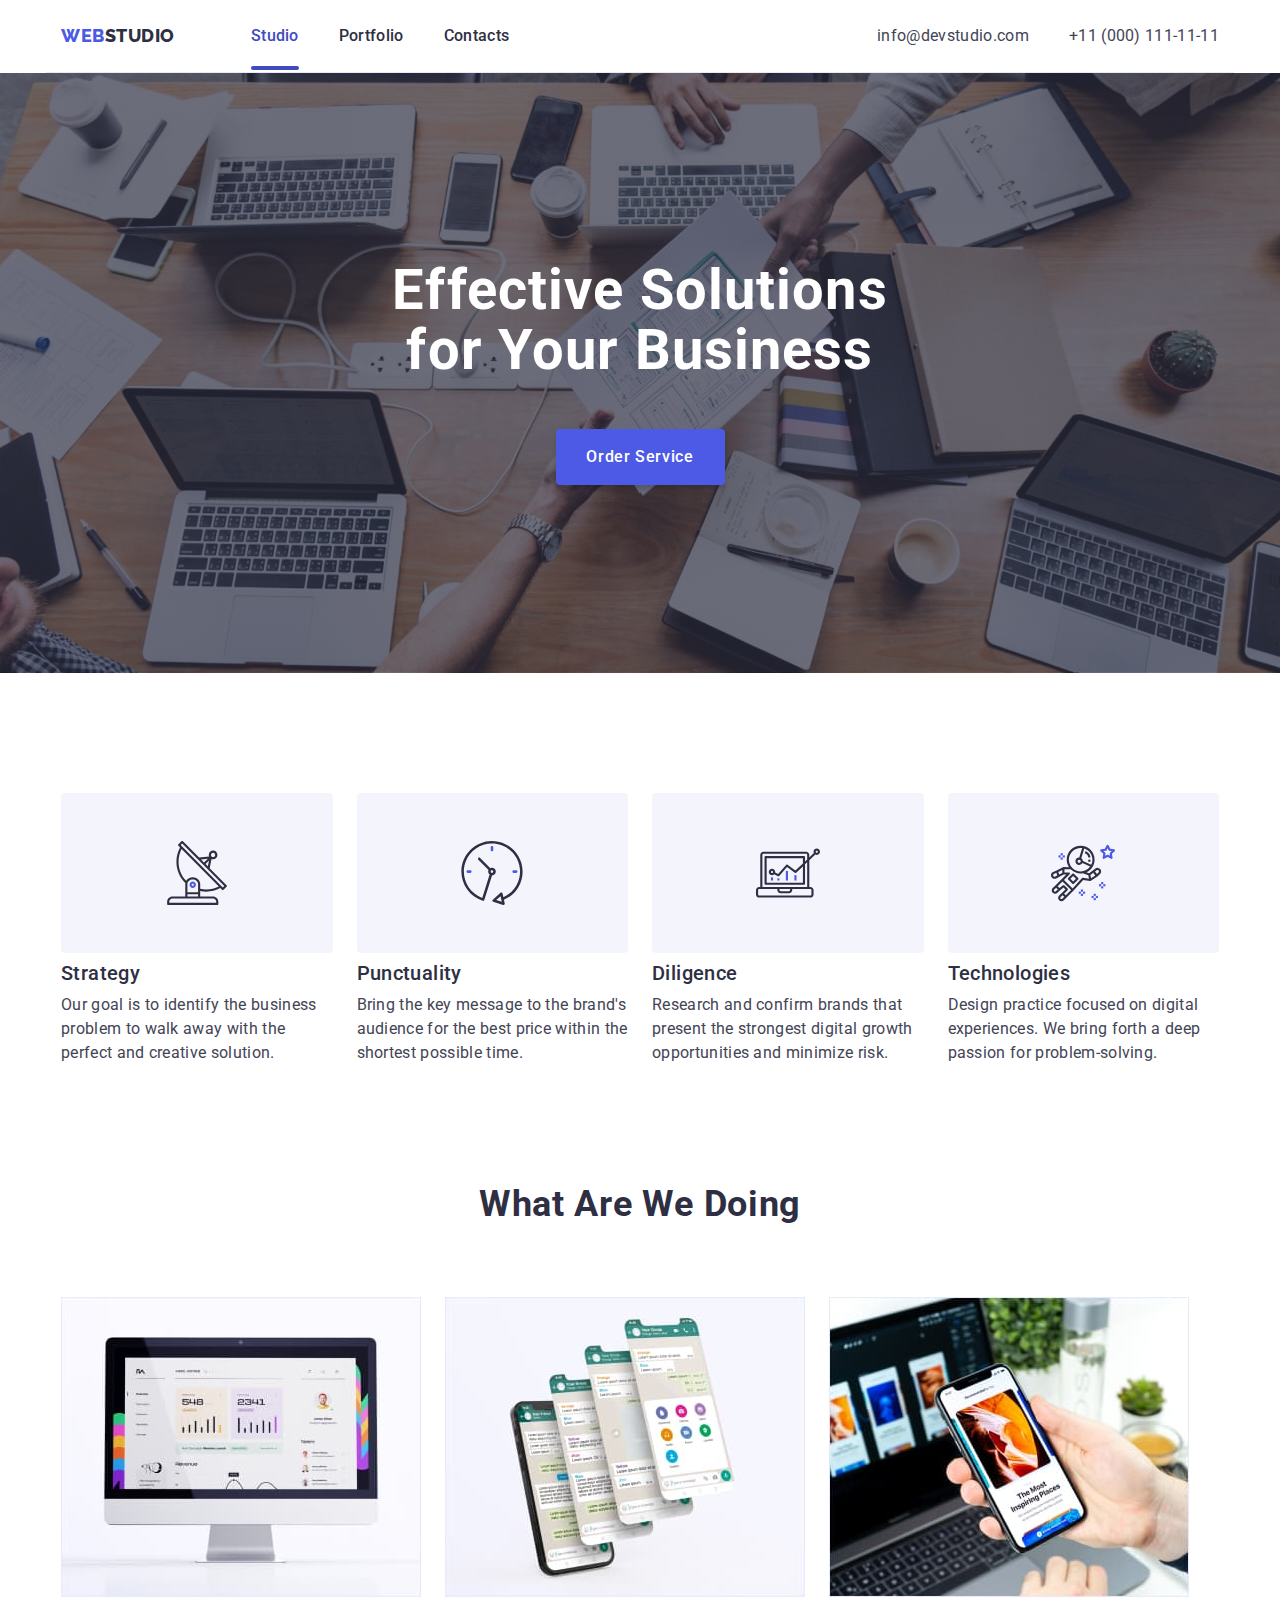
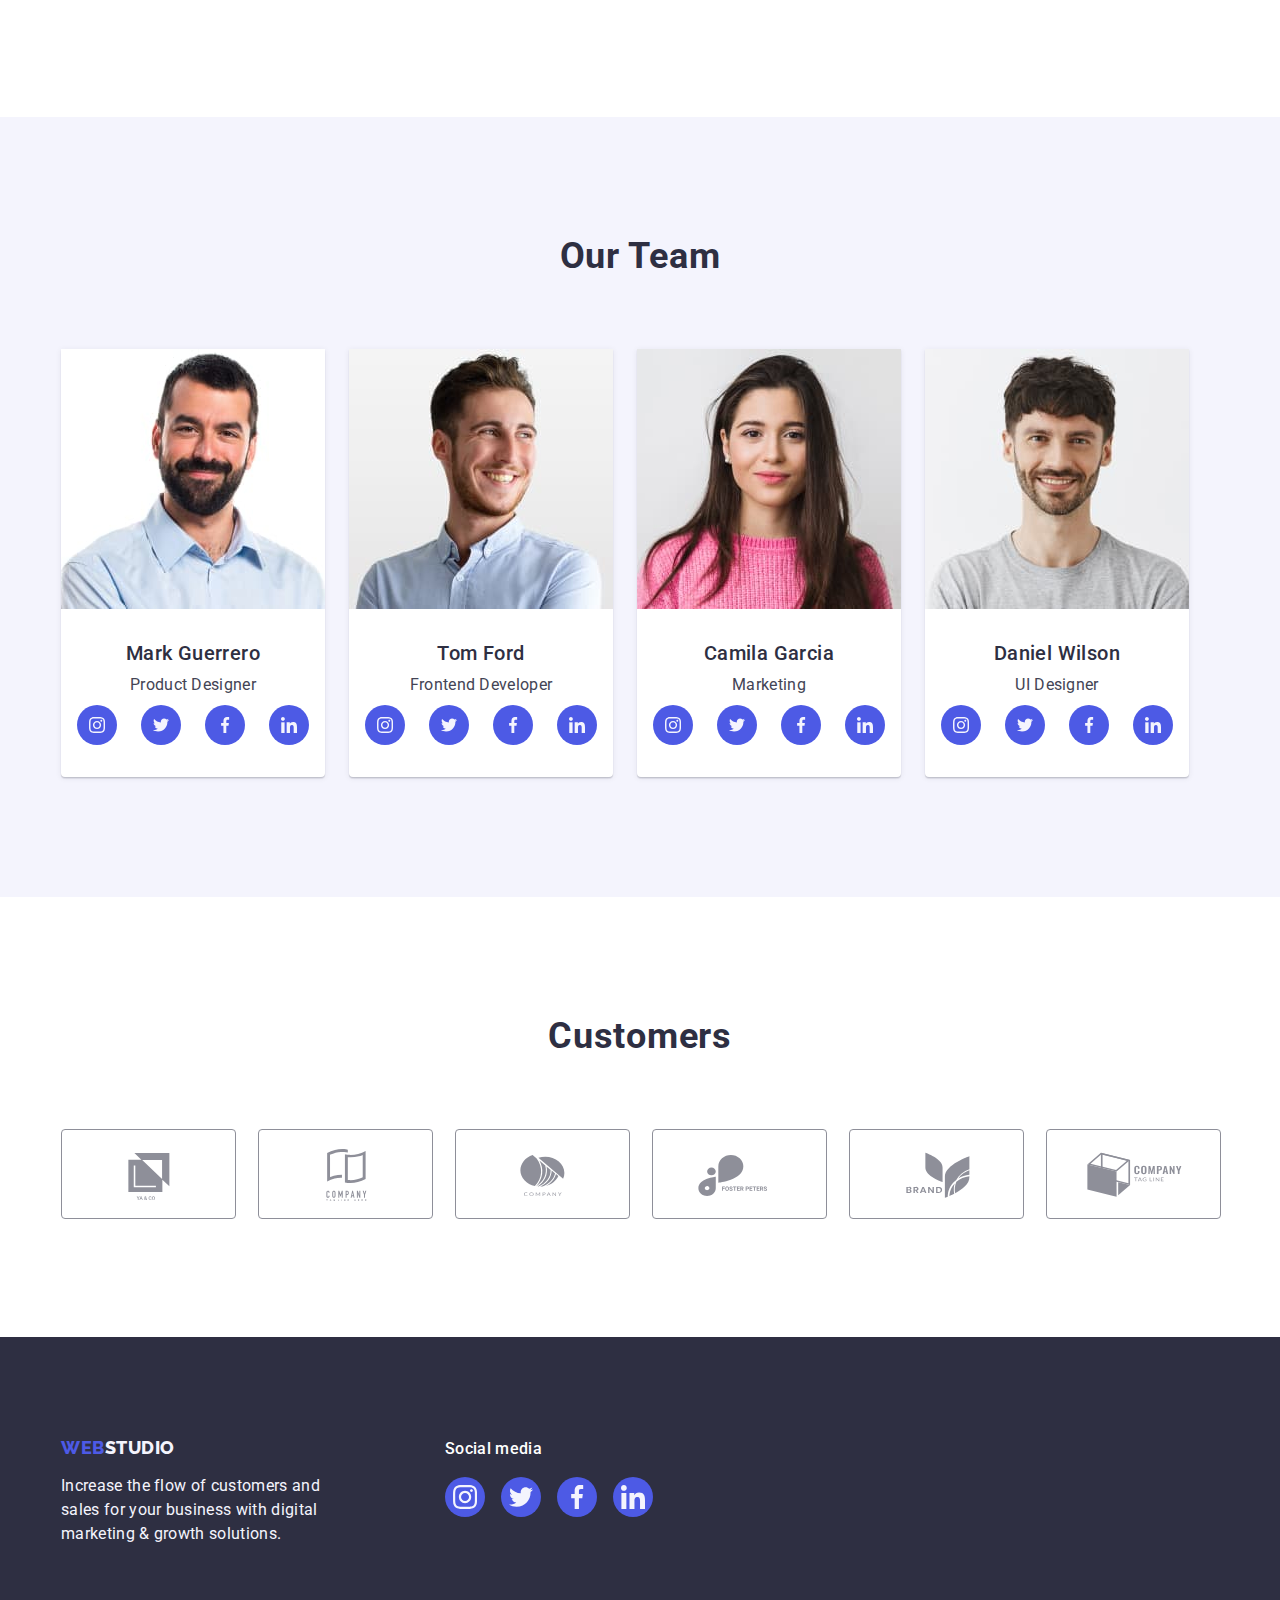
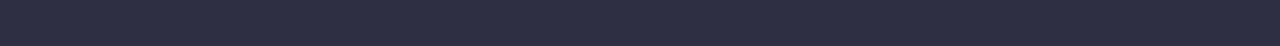
<file: index.html>
<!DOCTYPE html>
<html lang="en">
  <head>
    <meta charset="UTF-8" />
    <meta name="viewport" content="width=device-width, initial-scale=1.0" />
    <link
      rel="stylesheet"
      href="https://cdnjs.cloudflare.com/ajax/libs/modern-normalize/2.0.0/modern-normalize.min.css"
      integrity="sha512-4xo8blKMVCiXpTaLzQSLSw3KFOVPWhm/TRtuPVc4WG6kUgjH6J03IBuG7JZPkcWMxJ5huwaBpOpnwYElP/m6wg=="
      crossorigin="anonymous"
      referrerpolicy="no-referrer"
    />
    <link rel="stylesheet" href="./css/styles.css" />
    <link rel="preconnect" href="https://fonts.googleapis.com" />
    <link rel="preconnect" href="https://fonts.gstatic.com" crossorigin />
    <link
      href="https://fonts.googleapis.com/css2?family=Raleway:wght@800&family=Roboto:wght@400;500;700&display=swap"
      rel="stylesheet"
    />

    <title>WebStudio</title>
  </head>

  <body>
    <header class="header">
      <div class="container">
        <nav class="page-nav">
          <!--Logo-->
          <a class="header-logotype link" href="./index.html"
            >Web<span class="logo-span">Studio</span></a
          >
          <ul class="header-list list">
            <!--Links-->
            <li class="header-list-item">
              <a class="header-list-a link current" href="./index.html"
                >Studio</a
              >
            </li>
            <li class="header-list-item">
              <a class="header-list-a link" href="./portfolio.html"
                >Portfolio</a
              >
            </li>
            <li class="header-list-item">
              <a class="header-list-a link" href="">Contacts</a>
            </li>
          </ul>
        </nav>
        <!--Contacts-->
        <address class="header-address">
          <ul class="list address-list">
            <li class="address-list-item">
              <a
                href="mailto:info@devstudio.com"
                target="_blank"
                class="address-link link"
                >info@devstudio.com</a
              >
            </li>
            <li class="address-list-item">
              <a
                href="tel:+110001111111"
                target="_blank"
                class="address-link link"
                >+11 (000) 111-11-11</a
              >
            </li>
          </ul>
        </address>
      </div>
    </header>
    <main>
      <!-- Section 1 -->
      <section class="first-part section">
        <div class="container">
          <h1 class="header-top">Effective Solutions for Your Business</h1>
          <button type="button" data-modal-open class="orders open-modal">
            Order Service
          </button>
        </div>
      </section>

      <!-- Section 2 -->
      <section class="second-part section">
        <div class="container">
          <h2 class="visually-hidden">secondTeil</h2>
          <ul class="second-part-list list">
            <li class="second-part-list-item">
              <div class="container-second-part-icon">
                <svg class="second-part-icon" width="64" height="64">
                  <use href="./images/icons.svg#icon-strategy"></use>
                </svg>
              </div>
              <h3 class="second-part-subtitle">Strategy</h3>
              <p class="second-part-text">
                Our goal is to identify the business problem to walk away with
                the perfect and creative solution.
              </p>
            </li>
            <li class="second-part-list-item">
              <div class="container-second-part-icon">
                <svg class="second-part-icon" width="64" height="64">
                  <use href="./images/icons.svg#icon-punctuality"></use>
                </svg>
              </div>
              <h3 class="second-part-subtitle">Punctuality</h3>
              <p class="second-part-text">
                Bring the key message to the brand's audience for the best price
                within the shortest possible time.
              </p>
            </li>
            <li class="second-part-list-item">
              <div class="container-second-part-icon">
                <svg class="second-part-icon" width="64" height="64">
                  <use href="./images/icons.svg#icon-diligence"></use>
                </svg>
              </div>
              <h3 class="second-part-subtitle">Diligence</h3>
              <p class="second-part-text">
                Research and confirm brands that present the strongest digital
                growth opportunities and minimize risk.
              </p>
            </li>
            <li class="second-part-list-item">
              <div class="container-second-part-icon">
                <svg class="second-part-icon" width="64" height="64">
                  <use href="./images/icons.svg#icon-technologies"></use>
                </svg>
              </div>
              <h3 class="second-part-subtitle">Technologies</h3>
              <p class="second-part-text">
                Design practice focused on digital experiences. We bring forth a
                deep passion for problem-solving.
              </p>
            </li>
          </ul>
        </div>
      </section>

      <!--whatAreWeDoing-->

      <section class="third-part section">
        <div class="container">
          <h2 class="third-part-title">What are we doing</h2>
          <ul class="third-part-list list">
            <li class="third-part-list-item">
              <img src="./images/1.jpg" alt="Monitor" width="360" />
            </li>
            <li class="third-part-list-item">
              <img src="./images/2.jpg" alt="3D phone" width="360" />
            </li>
            <li class="third-part-list-item">
              <img src="./images/3.jpg" alt="Phone with notebook" width="360" />
            </li>
          </ul>
        </div>
      </section>

      <!--Our Team -->

      <section class="our-team section">
        <div class="container">
          <h2 class="our-team-title">Our Team</h2>
          <ul class="our-team-list list">
            <li class="our-team-list-item">
              <img src="./images/rab1.jpg" alt="Mark" width="264" />
              <div class="team-container">
                <h3 class="our-team-subtitle">Mark Guerrero</h3>
                <p class="our-team-text">Product Designer</p>
                <ul class="social-list-icon-team list">
                  <li class="social-item-icon">
                    <a
                      class="social-links link"
                      href="https://www.instagram.com/"
                      target="_blank"
                    >
                      <svg class="card-icons" width="16" height="16">
                        <use href="./images/icons.svg#icon-inst"></use>
                      </svg>
                    </a>
                  </li>
                  <li class="social-item-icon">
                    <a
                      class="social-links link"
                      href="https://twitter.com/"
                      target="_blank"
                    >
                      <svg class="card-icons" width="16" height="16">
                        <use href="./images/icons.svg#icon-twit"></use>
                      </svg>
                    </a>
                  </li>
                  <li class="social-item-icon">
                    <a
                      class="social-links link"
                      href="https://www.facebook.com/"
                      target="_blank"
                    >
                      <svg class="card-icons" width="16" height="16">
                        <use href="./images/icons.svg#icon-fb"></use>
                      </svg>
                    </a>
                  </li>
                  <li class="social-item-icon">
                    <a
                      class="social-links link"
                      href="https://www.linkedin.com/"
                      target="_blank"
                    >
                      <svg class="card-icons" width="16" height="16">
                        <use href="./images/icons.svg#icon-link"></use>
                      </svg>
                    </a>
                  </li>
                </ul>
              </div>
            </li>

            <li class="our-team-list-item">
              <img src="./images/rab2.jpg" alt="Tom" width="264" />
              <div class="team-container">
                <h3 class="our-team-subtitle">Tom Ford</h3>
                <p class="our-team-text">Frontend Developer</p>
                <ul class="social-list-icon-team list">
                  <li class="social-item-icon">
                    <a
                      class="social-links link"
                      href="https://www.instagram.com/"
                      target="_blank"
                    >
                      <svg class="card-icons" width="16" height="16">
                        <use href="./images/icons.svg#icon-inst"></use>
                      </svg>
                    </a>
                  </li>
                  <li class="social-item-icon">
                    <a
                      class="social-links link"
                      href="https://twitter.com/"
                      target="_blank"
                    >
                      <svg class="card-icons" width="16" height="16">
                        <use href="./images/icons.svg#icon-twit"></use>
                      </svg>
                    </a>
                  </li>
                  <li class="social-item-icon">
                    <a
                      class="social-links link"
                      href="https://www.facebook.com/"
                      target="_blank"
                    >
                      <svg class="card-icons" width="16" height="16">
                        <use href="./images/icons.svg#icon-fb"></use>
                      </svg>
                    </a>
                  </li>
                  <li class="social-item-icon">
                    <a
                      class="social-links link"
                      href="https://www.linkedin.com/"
                      target="_blank"
                    >
                      <svg class="card-icons" width="16" height="16">
                        <use href="./images/icons.svg#icon-link"></use>
                      </svg>
                    </a>
                  </li>
                </ul>
              </div>
            </li>
            <li class="our-team-list-item">
              <img src="./images/rab3.jpg" alt="Camila" width="264" />
              <div class="team-container">
                <h3 class="our-team-subtitle">Camila Garcia</h3>
                <p class="our-team-text">Marketing</p>
                <ul class="social-list-icon-team list">
                  <li class="social-item-icon">
                    <a
                      class="social-links link"
                      href="https://www.instagram.com/"
                      target="_blank"
                    >
                      <svg class="card-icons" width="16" height="16">
                        <use href="./images/icons.svg#icon-inst"></use>
                      </svg>
                    </a>
                  </li>
                  <li class="social-item-icon">
                    <a
                      class="social-links link"
                      href="https://twitter.com/"
                      target="_blank"
                    >
                      <svg class="card-icons" width="16" height="16">
                        <use href="./images/icons.svg#icon-twit"></use>
                      </svg>
                    </a>
                  </li>
                  <li class="social-item-icon">
                    <a
                      class="social-links link"
                      href="https://www.facebook.com/"
                      target="_blank"
                    >
                      <svg class="card-icons" width="16" height="16">
                        <use href="./images/icons.svg#icon-fb"></use>
                      </svg>
                    </a>
                  </li>
                  <li class="social-item-icon">
                    <a
                      class="social-links link"
                      href="https://www.linkedin.com/"
                      target="_blank"
                    >
                      <svg class="card-icons" width="16" height="16">
                        <use href="./images/icons.svg#icon-link"></use>
                      </svg>
                    </a>
                  </li>
                </ul>
              </div>
            </li>
            <li class="our-team-list-item">
              <img src="./images/rab4.jpg" alt="Daniel" width="264" />
              <div class="team-container">
                <h3 class="our-team-subtitle">Daniel Wilson</h3>
                <p class="our-team-text">UI Designer</p>
                <ul class="social-list-icon-team list">
                  <li class="social-item-icon">
                    <a
                      class="social-links link"
                      href="https://www.instagram.com/"
                      target="_blank"
                    >
                      <svg class="card-icons" width="16" height="16">
                        <use href="./images/icons.svg#icon-inst"></use>
                      </svg>
                    </a>
                  </li>
                  <li class="social-item-icon">
                    <a
                      class="social-links link"
                      href="https://twitter.com/"
                      target="_blank"
                    >
                      <svg class="card-icons" width="16" height="16">
                        <use href="./images/icons.svg#icon-twit"></use>
                      </svg>
                    </a>
                  </li>
                  <li class="social-item-icon">
                    <a
                      class="social-links link"
                      href="https://www.facebook.com/"
                      target="_blank"
                    >
                      <svg class="card-icons" width="16" height="16">
                        <use href="./images/icons.svg#icon-fb"></use>
                      </svg>
                    </a>
                  </li>
                  <li class="social-item-icon">
                    <a
                      class="social-links link"
                      href="https://www.linkedin.com/"
                      target="_blank"
                    >
                      <svg class="card-icons" width="16" height="16">
                        <use href="./images/icons.svg#icon-link"></use>
                      </svg>
                    </a>
                  </li>
                </ul>
              </div>
            </li>
          </ul>
        </div>
      </section>
      <section class="customers">
        <div class="container">
          <h2 class="customers-title">Customers</h2>
          <ul class="customers-list list">
            <li class="customers-list-item">
              <a class="customers-link link" href="./index.html">
                <svg class="customers-icons" width="104" height="56">
                  <use href="./images/icons.svg#icon-cust1"></use>
                </svg>
              </a>
            </li>
            <li class="customers-list-item">
              <a class="customers-link link" href="./index.html">
                <svg class="customers-icons" width="104" height="56">
                  <use href="./images/icons.svg#icon-cust2"></use>
                </svg>
              </a>
            </li>
            <li class="customers-list-item">
              <a class="customers-link link" href="./index.html">
                <svg class="customers-icons" width="104" height="56">
                  <use href="./images/icons.svg#icon-cust3"></use>
                </svg>
              </a>
            </li>
            <li class="customers-list-item">
              <a class="customers-link link" href="./index.html">
                <svg class="customers-icons" width="104" height="56">
                  <use href="./images/icons.svg#icon-cust4" ></use>
                </svg>
              </a>
            </li>
            <li class="customers-list-item">
              <a class="customers-link link" href="./index.html">
                <svg class="customers-icons" width="104" height="56">
                  <use href="./images/icons.svg#icon-cust5"></use>
                </svg>
              </a>
            </li>
            <li class="customers-list-item">
              <a class="customers-link link" href="./index.html">
                <svg class="customers-icons" width="104" height="56">
                  <use href="./images/icons.svg#icon-cust6"></use>
                </svg>
              </a>
            </li>
          </ul>
        </div>
      </section>
    </main>

    <!--footer-->

    <footer class="ftr-page">
      <div class="container container-ftr-page">
        <div class="footer-top">
          <a href="./index.html" class="logotype link"
            >Web<span class="logo-span">Studio</span></a
          >
          <p class="footer-heading">
            Increase the flow of customers and sales for your business with
            digital marketing & growth solutions.
          </p>
        </div>
        <div class="footer-icon-container">
          <p class="footer-icon-text">Social media</p>
          <ul class="social-list-icon-ftr list">
            <li class="list">
              <a
                class="social-links link"
                href="https://www.instagram.com/"
                target="_blank"
              >
                <svg class="card-icons" width="24" height="24">
                  <use href="./images/icons.svg#icon-inst"></use>
                </svg>
              </a>
            </li>
            <li class="list">
              <a
                class="social-links link"
                href="https://twitter.com/"
                target="_blank"
              >
                <svg class="card-icons" width="24" height="24">
                  <use href="./images/icons.svg#icon-twit"></use>
                </svg>
              </a>
            </li>
            <li class="list">
              <a
                class="social-links link"
                href="https://www.facebook.com/"
                target="_blank"
              >
                <svg class="card-icons" width="24" height="24">
                  <use href="./images/icons.svg#icon-fb"></use>
                </svg>
              </a>
            </li>
            <li class="list">
              <a
                class="social-links link"
                href="https://www.linkedin.com/"
                target="_blank"
              >
                <svg class="card-icons" width="24" height="24">
                  <use href="./images/icons.svg#icon-link"></use>
                </svg>
              </a>
            </li>
          </ul>
        </div>
      </div>
    </footer>
    <div class="backdrop is-hidden" data-modal>
      <div class="modal">
        <button class="close-button" type="button" data-modal-close>
          <svg class="modal-close-button" width="8" height="8">
            <use href="./images/icons.svg#icon-close"></use>
          </svg>
        </button>
      </div>
    </div>
    <script src="./js/modal.js"></script>
  </body>
</html>
</file>
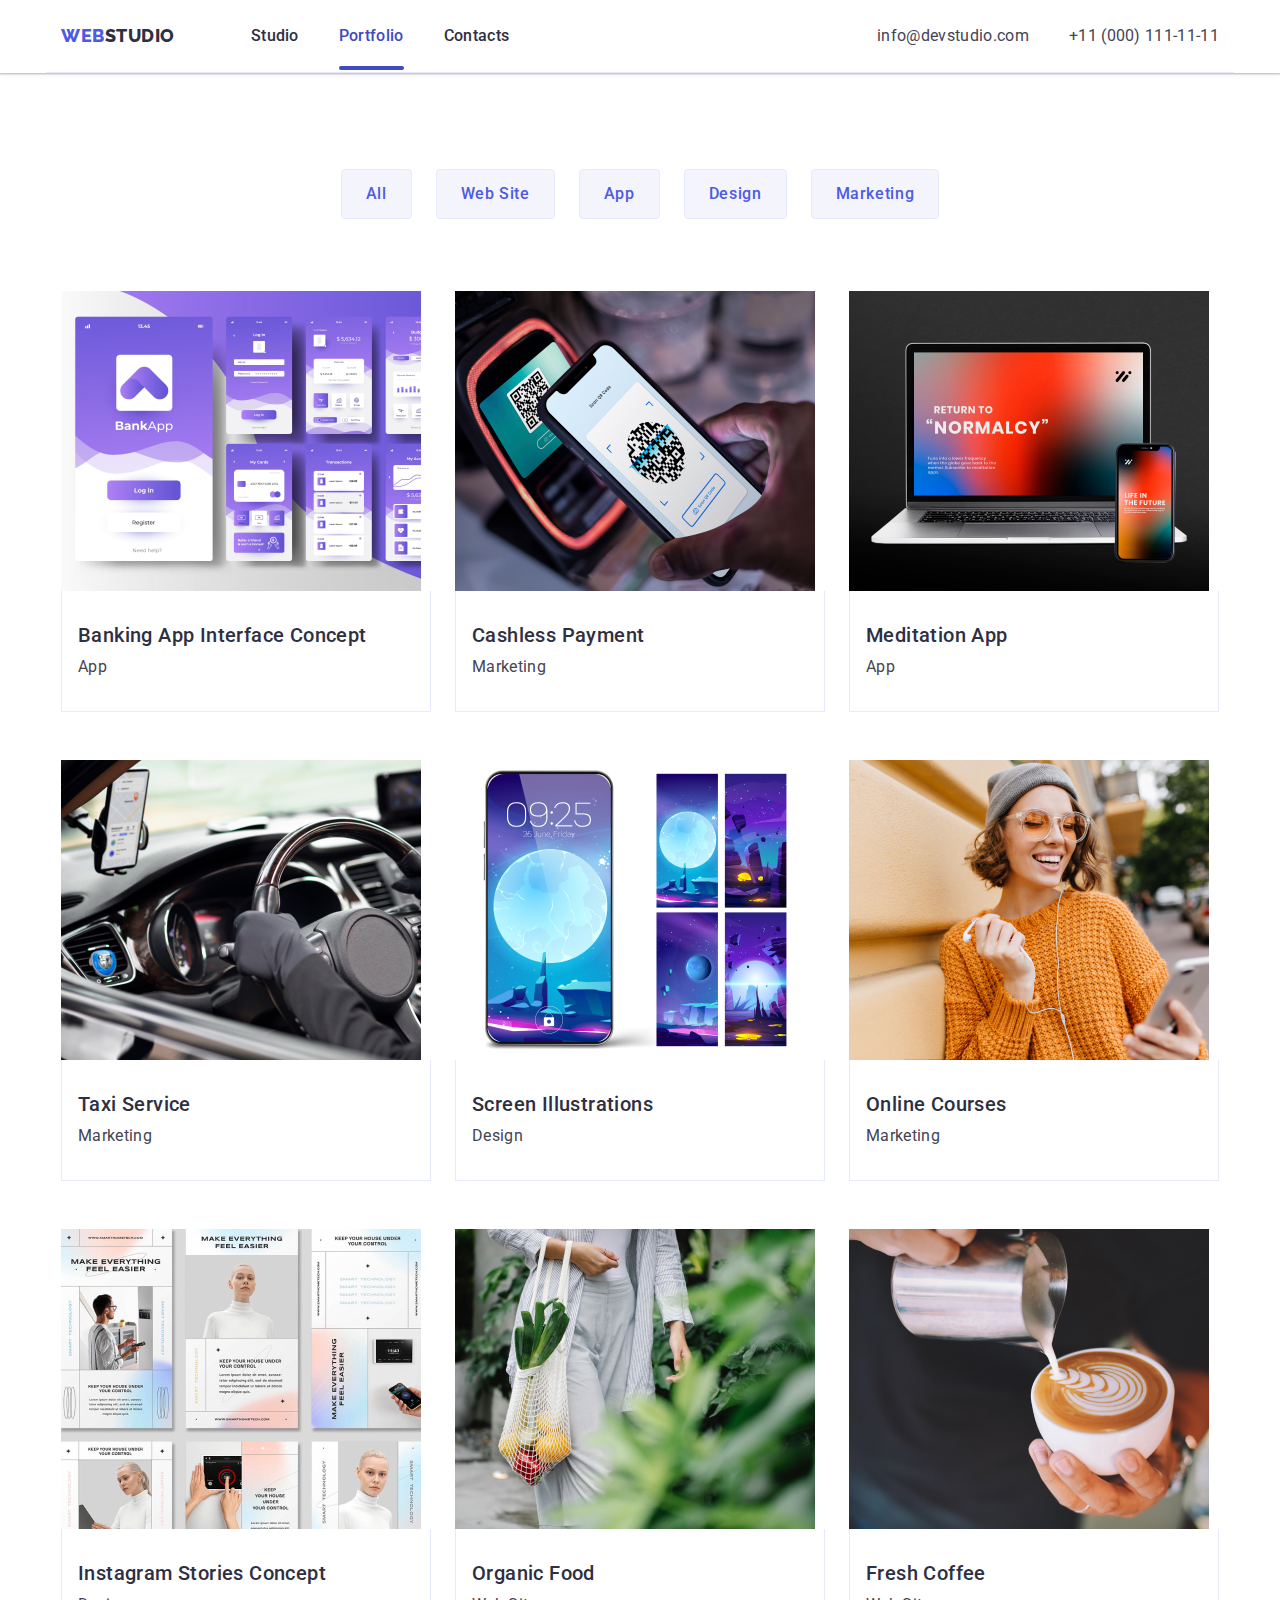
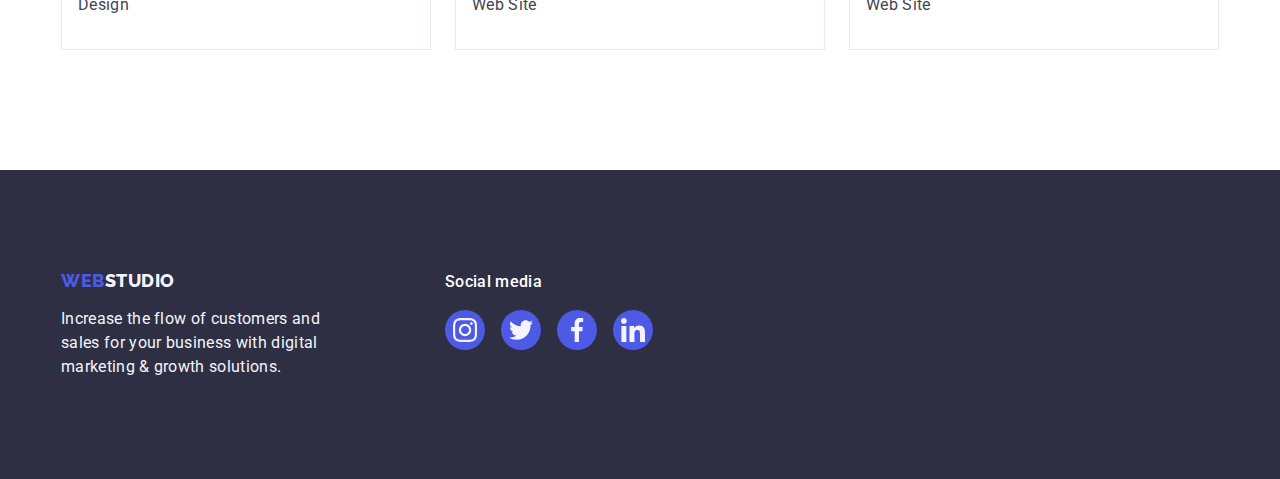
<file: portfolio.html>
<!DOCTYPE html>
<html lang="en">
  <head>
    <meta charset="UTF-8" />
    <meta name="viewport" content="width=device-width, initial-scale=1.0" />
    <link
      rel="stylesheet"
      href="https://cdnjs.cloudflare.com/ajax/libs/modern-normalize/2.0.0/modern-normalize.min.css"
      integrity="sha512-4xo8blKMVCiXpTaLzQSLSw3KFOVPWhm/TRtuPVc4WG6kUgjH6J03IBuG7JZPkcWMxJ5huwaBpOpnwYElP/m6wg=="
      crossorigin="anonymous"
      referrerpolicy="no-referrer"
    />
    <link rel="stylesheet" type="text/css" href="./css/styles.css" />
    <link rel="preconnect" href="https://fonts.googleapis.com" />
    <link rel="preconnect" href="https://fonts.gstatic.com" crossorigin />
    <link
      href="https://fonts.googleapis.com/css2?family=Raleway:wght@800&family=Roboto:wght@400;500;700&display=swap"
      rel="stylesheet"
    />
    <title>Portfolio</title>
  </head>
  <body>
    <header class="header">
      <div class="container">
        <nav class="page-nav">
          <!--Logo-->
          <a class="logotype link" href="./index.html"
            >Web<span class="logo-span">Studio</span></a
          >
          <ul class="header-list list">
            <li class="header-list-item">
              <a class="header-list-a link" href="./index.html">Studio</a>
            </li>
            <li class="header-list-item">
              <a class="header-list-a link current" href="./portfolio.html"
                >Portfolio</a
              >
            </li>
            <li class="header-list-item">
              <a class="header-list-a link" href="">Contacts</a>
            </li>
          </ul>
        </nav>
        <!--Contacts-->
        <address class="header-address">
          <ul class="list address-list">
            <li class="address-list-item">
              <a
                href="mailto:info@devstudio.com"
                target="_blank"
                class="address-link link"
                >info@devstudio.com</a
              >
            </li>
            <li class="address-list-item">
              <a
                href="tel:+110001111111"
                target="_blank"
                class="address-link link"
                >+11 (000) 111-11-11</a
              >
            </li>
          </ul>
        </address>
      </div>
    </header>

    <main>
      <section class="portfol">
        <div class="container">
          <h1 class="visually-hidden">zaglushka</h1>

          <ul class="portfol-list list">
            <li class="portfol-list-item">
              <button type="button" class="portfol-button">All</button>
            </li>
            <li class="portfol-list-item">
              <button type="button" class="portfol-button">Web Site</button>
            </li>
            <li class="portfol-list-item">
              <button type="button" class="portfol-button">App</button>
            </li>
            <li class="portfol-list-item">
              <button type="button" class="portfol-button">Design</button>
            </li>
            <li class="portfol-list-item">
              <button type="button" class="portfol-button">Marketing</button>
            </li>
          </ul>

          <ul class="portfol-list-images list">
            <li class="list-item-portfolio">
              <a href="#" target="_blank" class="link link-portfolio">
                <div class="container-image-portfol">
                  <img src="./images/portf1.jpg" alt="interface" width="360" />
                  <p class="overlay">
                    14 Stylish and User-Friendly App Design Concepts · Task
                    Manager App · Calorie Tracker App · Exotic Fruit Ecommerce
                    App · Cloud Storage App
                  </p>
                </div>
                <div class="portfol-container">
                  <h2 class="portfol-subtitle">
                    Banking App Interface Concept
                  </h2>
                  <p class="portfol-text">App</p>
                </div>
              </a>
            </li>

            <li class="list-item-portfolio">
              <a href="#" target="_blank" class="link link-portfolio">
                <div class="container-image-portfol">
                  <img src="./images/portf2.jpg" alt="payment" width="360" />
                  <p class="overlay">
                    14 Stylish and User-Friendly App Design Concepts · Task
                    Manager App · Calorie Tracker App · Exotic Fruit Ecommerce
                    App · Cloud Storage App
                  </p>
                </div>

                <div class="portfol-container">
                  <h2 class="portfol-subtitle">Cashless Payment</h2>
                  <p class="portfol-text">Marketing</p>
                </div>
              </a>
            </li>

            <li class="list-item-portfolio">
              <a href="#" target="_blank" class="link link-portfolio">
                <div class="container-image-portfol">
                  <img
                    src="./images/portf3.jpg"
                    alt="meditation app"
                    width="360"
                  />
                  <p class="overlay">
                    14 Stylish and User-Friendly App Design Concepts · Task
                    Manager App · Calorie Tracker App · Exotic Fruit Ecommerce
                    App · Cloud Storage App
                  </p>
                </div>
                <div class="portfol-container">
                  <h2 class="portfol-subtitle">Meditation App</h2>
                  <p class="portfol-text">App</p>
                </div>
              </a>
            </li>

            <li class="list-item-portfolio">
              <a href="#" target="_blank" class="link link-portfolio">
                <div class="container-image-portfol">
                  <img src="./images/portf4.jpg" alt="car" width="360" />
                  <p class="overlay">
                    14 Stylish and User-Friendly App Design Concepts · Task
                    Manager App · Calorie Tracker App · Exotic Fruit Ecommerce
                    App · Cloud Storage App
                  </p>
                </div>
                <div class="portfol-container">
                  <h2 class="portfol-subtitle">Taxi Service</h2>
                  <p class="portfol-text">Marketing</p>
                </div>
              </a>
            </li>

            <li class="list-item-portfolio">
              <a href="#" target="_blank" class="link link-portfolio">
                <div class="container-image-portfol">
                  <img
                    src="./images/portf5.jpg"
                    alt="screen phone"
                    width="360"
                  />
                  <p class="overlay">
                    14 Stylish and User-Friendly App Design Concepts · Task
                    Manager App · Calorie Tracker App · Exotic Fruit Ecommerce
                    App · Cloud Storage App
                  </p>
                </div>
                <div class="portfol-container">
                  <h2 class="portfol-subtitle">Screen Illustrations</h2>
                  <p class="portfol-text">Design</p>
                </div>
              </a>
            </li>

            <li class="list-item-portfolio">
              <a href="#" target="_blank" class="link link-portfolio">
                <div class="container-image-portfol">
                  <img src="./images/portf6.jpg" alt="gitl" width="360" />
                  <p class="overlay">
                    14 Stylish and User-Friendly App Design Concepts · Task
                    Manager App · Calorie Tracker App · Exotic Fruit Ecommerce
                    App · Cloud Storage App
                  </p>
                </div>
                <div class="portfol-container">
                  <h2 class="portfol-subtitle">Online Courses</h2>
                  <p class="portfol-text">Marketing</p>
                </div>
              </a>
            </li>

            <li class="list-item-portfolio">
              <a href="#" target="_blank" class="link link-portfolio">
                <div class="container-image-portfol">
                  <img
                    src="./images/portf7.jpg"
                    alt="concept stories"
                    width="360"
                  />
                  <p class="overlay">
                    14 Stylish and User-Friendly App Design Concepts · Task
                    Manager App · Calorie Tracker App · Exotic Fruit Ecommerce
                    App · Cloud Storage App
                  </p>
                </div>
                <div class="portfol-container">
                  <h2 class="portfol-subtitle">Instagram Stories Concept</h2>
                  <p class="portfol-text">Design</p>
                </div>
              </a>
            </li>

            <li class="list-item-portfolio">
              <a href="#" target="_blank" class="link link-portfolio">
                <div class="container-image-portfol">
                  <img src="./images/portf8.jpg" alt="food" width="360" />
                  <p class="overlay">
                    14 Stylish and User-Friendly App Design Concepts · Task
                    Manager App · Calorie Tracker App · Exotic Fruit Ecommerce
                    App · Cloud Storage App
                  </p>
                </div>
                <div class="portfol-container">
                  <h2 class="portfol-subtitle">Organic Food</h2>
                  <p class="portfol-text">Web Site</p>
                </div>
              </a>
            </li>

            <li class="list-item-portfolio">
              <a href="#" target="_blank" class="link link-portfolio">
                <div class="container-image-portfol">
                  <img src="./images/portf9.jpg" alt="coffee" width="360" />
                  <p class="overlay">
                    14 Stylish and User-Friendly App Design Concepts · Task
                    Manager App · Calorie Tracker App · Exotic Fruit Ecommerce
                    App · Cloud Storage App
                  </p>
                </div>
                <div class="portfol-container">
                  <h2 class="portfol-subtitle">Fresh Coffee</h2>
                  <p class="portfol-text">Web Site</p>
                </div>
              </a>
            </li>
          </ul>
        </div>
      </section>
    </main>

    <!-- footer -->
    <footer class="ftr-page">
      <div class="container container-ftr-page">
        <div class="footer-top">
          <a href="./index.html" class="logotype link"
            >Web<span class="logo-span">Studio</span></a
          >
          <p class="footer-heading">
            Increase the flow of customers and sales for your business with
            digital marketing & growth solutions.
          </p>
        </div>
        <div class="footer-icon-container">
          <p class="footer-icon-text">Social media</p>
          <ul class="social-list-icon-ftr list">
            <li class="list">
              <a
                class="social-links link"
                href="https://www.instagram.com/"
                target="_blank"
              >
                <svg class="card-icons" width="24" height="24">
                  <use href="./images/icons.svg#icon-inst"></use>
                </svg>
              </a>
            </li>
            <li class="list">
              <a
                class="social-links link"
                href="https://twitter.com/"
                target="_blank"
              >
                <svg class="card-icons" width="24" height="24">
                  <use href="./images/icons.svg#icon-twit"></use>
                </svg>
              </a>
            </li>
            <li class="list">
              <a
                class="social-links link"
                href="https://www.facebook.com/"
                target="_blank"
              >
                <svg class="card-icons" width="24" height="24">
                  <use href="./images/icons.svg#icon-fb"></use>
                </svg>
              </a>
            </li>
            <li class="list">
              <a
                class="social-links link"
                href="https://www.linkedin.com/"
                target="_blank"
              >
                <svg class="card-icons" width="24" height="24">
                  <use href="./images/icons.svg#icon-link"></use>
                </svg>
              </a>
            </li>
          </ul>
        </div>
      </div>
    </footer>
  </body>
</html>
</file>
<file: css/styles.css>
:root {
  --iris: #4D5AE5;
  --ocean: #404BBF;
  --navy-blue: #2E2F42;
  --green: #31D0AA;
  --slate: #434455;
  --light-slate: #8E8F99;
  --cornflower: #E7E9FC;
  --cloud: #F4F4FD;
  --navy-blue-modal: #2E2F42;
  --grey: #2E2F42;
  --white: #FFFFFF;
  --dairy: #FCFCFC;
  background-color: var(--white);
  font-family: "Roboto";
}

body {
  font-family: 'Roboto', sans-serif;
  color: #434455;
  background-color: #FFFFFF;
  margin: 0 ;
  
}

.container {
  padding: 0 15px;
  max-width: 1158px;
  margin: 0 auto;
}
.visually-hidden {
  position: absolute;
  width: 1px;
  height: 1px;
  margin: -1px;
  border: 0;
  padding: 0;
  white-space: nowrap;
  clip-path: inset(100%);
  clip: rect(0 0 0 0);
  overflow: hidden;
}


/* Reset */
.link {
  text-decoration: none;
}

ul,
li,
h1,
h2,
h3,
h4,
h5,
h6,
p {
  margin: 0;
  padding: 0;
}
.list {
  list-style: none;
}
li {
  display: list-item;
  text-align: -webkit-match-parent;
}
img {
display: block;
    max-width: 100%;
    object-fit: cover;
}

div{
  display: block;
}
/* Header */

.header .container {
  display: flex;
  border-bottom: 1px solid var(--cornflower, #e7e9fc);
}
.header{
  box-shadow: 0px 2px 1px rgba(46, 47, 66, 0.08), 0px 1px 1px rgba(46, 47, 66, 0.16), 0px 1px 6px rgba(46, 47, 66, 0.08);
}

/* Top Page */

.page-nav {
  display: flex;
  align-items: center;
}
.pages.link{
  padding: 24px 0;
}

.logo-span {
  color: var(--navy-blue);
}
.header-logotype{
  color: var(--iris, #4d5ae5);
  font-family: Raleway;
  font-size: 18px;
  font-weight: 800;
  line-height: 1.17;
  letter-spacing: 0.03em;
  text-transform: uppercase;
  margin-right: 76px;
  padding: 24px 0;
  display: flex;
}
.logotype{
  color: var(--iris);
  font-family: Raleway, sans-serif;
  font-size: 18px;
  font-weight: 800;
  line-height: 1.17;
  letter-spacing: 0.03em;
  text-transform: uppercase;
  margin-right: 76px;

}

.header-list{
  display: flex;
  gap: 40px;
  position: relative;
}
.header-list-item{
  font-size: 16px;
  font-weight: 500;
  line-height: 1.5;
  letter-spacing: 0.02em;
  text-decoration: none;
}

.header-list-a {
  color: var(--navy-blue);
  padding: 24px 0;
}
.current {
  color: #404bbf;
  transition: color 250ms cubic-bezier(0.4, 0, 0.2, 1);
  position: relative;
}
.current::after {
  content: "";
  position: absolute;
  left: 0;
  bottom: -1px;
  height: 4px;
  background-color: #404bbf;
  border-radius: 2px;
  display: block;
  width: 100%;
}
.header-list-a:hover, 
.header-list-a:focus {
  color:var(--ocean);
}

/* Address */

.header-address {
  font-style: normal;
  margin-left: auto;
}
.address-list{
  display: flex;
  gap: 40px;
}
.address-list-item{
  display: flex;
}
.address-link{
  color: var(--slate, #434455);
  font-size: 16px;
  line-height: 1.5;
  letter-spacing: 0.02em;
  color: var(--slate);
  padding: 24px 0;
  transition: color 250ms cubic-bezier(0.4, 0, 0.2, 1);
}
.address-link:hover,
.address-link:focus {
  color: var(--ocean);
}

/* Main content */
/* 1 Section */
.first-part.section {
  max-width: 1440px;
  background-color: var(--navy-blue);
  background-image: linear-gradient(rgba(46, 47, 66, 0.7), 
rgba(46, 47, 66, 0.7)), url(../images/hero-bg.jpg);
  padding: 188px 0;
  background-position: center center;
  background-repeat: no-repeat;
  background-size: cover; 
  margin: 0 auto;
}

.header-top {
  color: var(--white, #fff);
  text-align: center;
  font-size: 56px;
  line-height: 1.07;
  letter-spacing: 0.02em; 
  max-width: 496px;
  margin: 0 auto 48px auto;
}


.orders {
  color: var(--white, #fff);
  background-color: #4d5ae5;
  font-family: inherit;
  font-size: 16px;
  font-weight: 500;
  line-height: 1.5; /* 150% */
  letter-spacing: 0.04em;
  cursor: pointer;
  display: block;
  margin: 0 auto;
  min-width: 169px;
  border: none;
  height: 56px;
  border-radius: 4px;
  background: var(--iris, #4d5ae5);
  box-shadow: 0px 4px 4px 0px rgba(0, 0, 0, 0.15);
  transition: background-color 250ms
    cubic-bezier(0.4, 0, 0.2, 1);
}

.orders:hover,
.orders:focus {
  background-color: var(--ocean);
  color: var(--white);
}
/* 2 Section */
.second-part.section {
  padding: 120px 0;
}

.second-part-icon{

}

.second-part-list{
  display: flex;
  gap: 24px;
}

.second-part-list-item {
  flex-basis: calc((100% - 3 * 24px) / 4);
}
.container-second-part-icon{
  display: flex;
  align-items: center;
  justify-content: center;
  height: 112px;
  background-color: var(--cloud);
  position: relative;
  padding: 24px 100px;
  border-radius: 4px;
  margin-bottom: 8px;
}
.second-part-subtitle{
  color: var(--navy-blue);
  font-size: 20px;
  font-weight: 500;
  line-height: 1.2; 
  letter-spacing: 0.02em; 
  margin-bottom: 8px;
}

.second-part-text{
    font-size: 16px;
    line-height: 1.5; 
    letter-spacing: 0.02em; 
  
}
/* 3 Section */

.third-part{
  padding-bottom: 120px;
}

.third-part-title{
  color: var(--navy-blue);
  font-size: 36px;
  text-align: center;
  text-transform: capitalize;
  line-height: 1.11;
  letter-spacing: 0.02em; 

  margin-bottom: 72px;
}

.third-part-list{
  display: flex;
  gap: 24px;
}

.third-part-list-item{
}

/* 4 Section */
.our-team{
  background-color: var(--cloud);
  padding-top: 120px;
  padding-bottom: 120px;
}

.our-team-title{
  color: var(--navy-blue);
  text-align: center;
  font-size: 36px;
  line-height: 1.11;
  letter-spacing: 0.02em; 
  text-transform: capitalize;
  margin-bottom: 72px;
}
.our-team-list{
  display: flex;
  gap: 24px;
}
.our-team-list-item{
  display: inline-flex;
    padding-bottom: 0px;
    flex-direction: column;
    justify-content: center;
    align-items: center;
    border-radius: 0px 0px 4px 4px;
    background: var(--white, #fff);
    box-shadow: 0px 2px 1px 0px rgba(46, 47, 66, 0.08), 0px 1px 1px 0px rgba(46, 47, 66, 0.16), 0px 1px 6px 0px rgba(46, 47, 66, 0.08);
}

.our-team-subtitle{
  color: var(--navy-blue);
  text-align: center;
  font-size: 20px;
  font-weight: 500;
  line-height: 1.2em;
  letter-spacing: 0.02em; 
  margin-bottom: 8px;
}

.our-team-text {
  color: var(--slate, #434455);
  text-align: center;
  font-size: 16px;
  line-height: 1.5;
  letter-spacing: 0.02em;
  margin-bottom: 8px;
}

.team-container {
  padding: 32px 0;
    display: flex;
    max-width: 232px;
    flex-direction: column;
    justify-content: center;
    align-items: center;
}
.container-icon-team{

}


.social-list-icon-team{
display: flex;
  justify-content: center;
  align-items: center;
  gap: 24px;
}
.social-list-icon-ftr{
  display: flex;
  justify-content: center;
  align-items: center;
  gap: 16px;
}
.footer-icon-container
.social-item-icon{
  width: 40px;
  height: 40px;
}
.social-links{
  display: flex;
  fill: var(--cloud);
  background-color: var(--iris);
  width: 40px;
  height: 40px;
  border-radius: 50%;
  justify-content: center;
  align-items: center;
  transition: background-color 250ms cubic-bezier(0.4, 0, 0.2, 1);
}
.social-links:hover,
.social-links:focus{
  background-color: var(--ocean, #404bbf);
}
.footer-icon-container .social-links:hover,
.footer-icon-container .social-links:focus{
  background-color: var(--green, #31d0aa);
}
.card-icons {
  fill: var(--cloud);
}

/* 5 Section Customers */
.customers{
  padding: 120px 0;
}
.customers-title {
  color: var(--navy-blue);
  text-align: center;
  font-size: 36px;
  line-height: 1.11;
  letter-spacing: 0.02em;
  text-transform: capitalize;
  margin-bottom: 72px;
}
.customers-container{
  width: 1158px;
  padding: 0 15px;
  margin: 0 auto;
}
.customers-list{
  display: flex;
    gap: 24px;
}
.customers-list-item{
  width: calc((100% - 120px) / 6);
  height: 88px;
}
.customers-link {
  width: 100%;
  height: 100%;
  border: 1px solid var(--light-slate);
  border-radius: 4px;
  display: flex;
  justify-content: center;
  align-items: center;
  color: var(--light-slate);
  transition: border-color 250ms
      cubic-bezier(0.4, 0, 0.2, 1),
    color 250ms cubic-bezier(0.4, 0, 0.2, 1);
}
.customers-link:hover,
.customers-link:focus{
  border-color: #404bbf;
  color: #404bbf;
}

.customers-icons {
  fill: currentColor;
}

.customers-icons:hover,
.customers-icons:focus {
  color: var(--ocean, #404bbf);
  border-color: currentColor;
}


/* Footer */

.ftr-page{
  background: var(--navy-blue);
  padding: 100px 0;
}
.ftr-page .logotype {
  margin-bottom: 16px;
  display: inline-block;
}
.ftr-page .logo-span {
  color: var(--cloud);
}
.footer-top{
margin-right: 120px;
}
.container-ftr-page {
  display: flex;
  align-items: baseline;
}
.footer-icon-text{
  color: var(--white, #fff);
    font-size: 16px;
    font-weight: 500;
    line-height: 1.5;
    letter-spacing: 0.02em;
    margin-bottom: 16px;

}
.footer-heading {
  color: var(--cloud, #f4f4fd);
  font-size: 16px;
  line-height: 1.5; 
  letter-spacing: 0.02em; 
  max-width: 264px;
  
}

.social-icon{
  display: inline;
  align-items: center; 
}
.social-icon .list {

}

.footer-icon-container{

}

/* Portfolio */
.portfol{
  padding-top: 96px;
  padding-bottom: 120px;
}
.portfol-list {
  display: flex;
  gap: 24px;
  margin-bottom: 72px;
  justify-content: center;
}
.portfol-list-item{

}

.portfol-button {
  border: 1px solid var(--cornflower, #e7e9fc);
  border-radius: 4px;
  background: var(--cloud, #f4f4fd);

  color: var(--iris, #4d5ae5);
  text-align: center;

  font-family: Roboto, sans-serif;
  font-size: 16px;
  font-weight: 500;
  line-height: 1.5;
  letter-spacing: 0.04em; 
  cursor: pointer;

  padding: 12px 24px;

    transition: color 250ms cubic-bezier(0.4, 0, 0.2, 1), 
    background-color 250ms cubic-bezier(0.4, 0, 0.2, 1), 
    border-color 250ms cubic-bezier(0.4, 0, 0.2, 1), 
    box-shadow 250ms cubic-bezier(0.4, 0, 0.2, 1);
}
.portfol-button:hover,
.button-portfolio:active,
.portfol-button:focus {
  background: var(--ocean, #404bbf);
  color: var(--white, #fff);
  border: 1px solid transparent;
  box-shadow: 0px 2px 2px 0px rgba(0, 0, 0, 0.12),
    0px 2px 1px 0px rgba(0, 0, 0, 0.08), 0px 3px 1px 0px rgba(0, 0, 0, 0.1);
}

.portfol-list-images {
  display: flex;
  flex-wrap: wrap;
  column-gap: 24px;
  row-gap: 48px;
}
.list-item-portfolio{
      width: calc((100% - 48px) / 3);
}
.portfol-container {
  padding: 32px 16px;
  border: 1px solid var(--cornflower, #e7e9fc);
  border-top: none;
  
}


.link-portfolio{
      display: block;
    transition: box-shadow 250ms cubic-bezier(0.4, 0, 0.2, 1);
}

.list-item-portfolio-link:hover,
.list-item-portfolio-link:focus{
box-shadow: 0px 1px 6px rgba(46, 47, 66, 0.08), 0px 1px 1px rgba(46, 47, 66, 0.16), 0px 2px 1px rgba(46, 47, 66, 0.08);
transition: box-shadow 250ms cubic-bezier(0.4, 0, 0.2, 1); 


}
.link-portfolio:hover,
.link-portfolio:focus{
  box-shadow: 0px 1px 6px rgba(46, 47, 66, 0.08),
        0px 1px 1px rgba(46, 47, 66, 0.16),
        0px 2px 1px rgba(46, 47, 66, 0.08);
}
.container-image-portfol{
    position: relative;
    overflow: hidden;
}
.overlay {
    position: absolute;
    top: 0;
    left: 0;
    width: 100%;
    height: 100%;
    transform: translateY(100%);
    transition: transform 250ms ease-in-out;
    color: var(--cloud, #f4f4fd);
    background: var(--iris, #4d5ae5);
    padding: 40px 32px;
    transition: transform 250ms cubic-bezier(0.4, 0, 0.2, 1);
    line-height: 1.5;
    letter-spacing: 0.02em;
}
.link-portfolio:hover .overlay,
.link-portfolio:focus .overlay {
    transform: translateY(0);
}
.portfol-subtitle {
  color: var(--navy-blue);
  font-size: 20px;
  font-weight: 500;
  line-height: 1.2;
  letter-spacing: 0.02em;
  margin-bottom: 8px;
}

.portfol-text {
  color: var(--slate);
  font-size: 16px;
  line-height: 1.5;
  letter-spacing: 0.02em;
}
/* Script button */
.backdrop {
  position: fixed;
  top: 0;
  left: 0;
  width: 100%;
  height: 100%;
  flex-shrink: 0;
  background-color: rgba(46, 47, 66, 0.4);
  transition: opacity 250ms cubic-bezier(0.4, 0, 0.2, 1), visibility 250ms cubic-bezier(0.4, 0, 0.2, 1);
}
.modal{
  width: 408px;
  min-height: 584px;
  position: absolute;
  top: 50%;
  left: 50%;
  transform: translate(-50%, -50%);
  flex-shrink: 0;
  border-radius: 4px;
  background: var(--dairy);
  box-shadow: 0px 2px 1px 0px rgba(0, 0, 0, 0.20),
      0px 1px 3px 0px rgba(0, 0, 0, 0.12),
      0px 1px 1px 0px rgba(0, 0, 0, 0.14);
  transition: transform 250ms cubic-bezier(0.4, 0, 0.2, 1);
}

.open-modal:hover {
  opacity: 0.8;
}

.close-button {
  position: absolute;
  right: 24px;
  top: 24px;
  fill: var(--navy-blue);
  background-color: var(--cornflower);
  border: 1px solid rgba(0, 0, 0, 0.1);
  width: 24px;
  height: 24px;
  border-radius: 50%;
  display: flex;
  align-items: center;
  justify-content: center;
  cursor: pointer;
  padding: 0;
  transition: background-color 250ms cubic-bezier(0.4, 0, 0.2, 1), border 250ms cubic-bezier(0.4, 0, 0.2, 1);
}
.close-button:hover,
.close-button:focus {
    fill: var(--white);
    background-color: var(--ocean);
    border: none;
}

.modal-close-button {
  transition: fill 250ms cubic-bezier(0.4, 0, 0.2, 1);
}

.is-hidden {
  opacity: 0;
  visibility: hidden;
  pointer-events: none;
}

.backdrop.is-hidden .modal {
  transform: translate(-50%, -50%) scaleY(0%);
}

.no-scroll {
  overflow: hidden;
}
</file>
